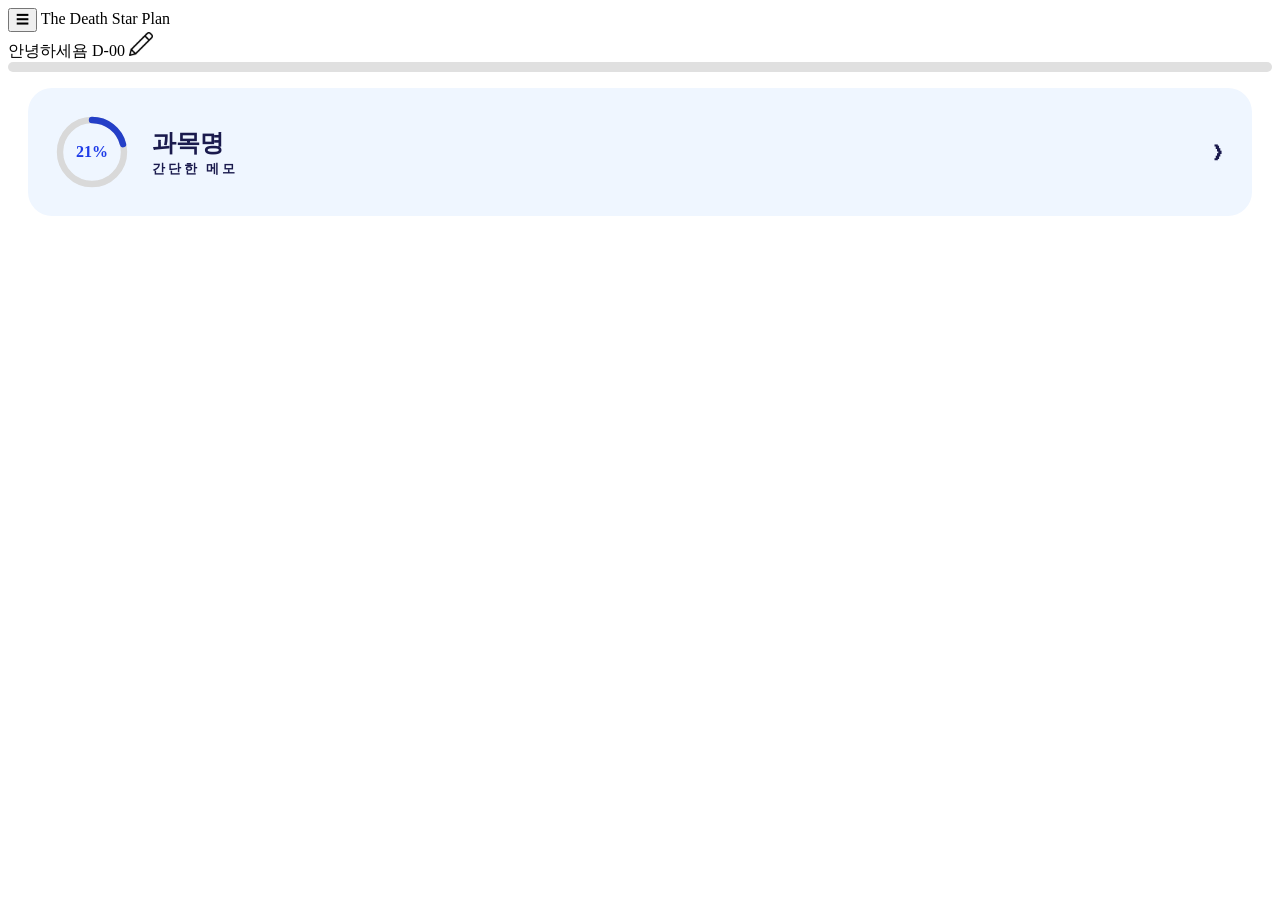
<file: dsplan.html>
<!DOCTYPE html>
<html lang="ko">
<head>
  <meta charset="UTF-8">
  <meta name="viewport" content="width=device-width, initial-scale=1.0">
  <link rel="stylesheet" href="style1.css">
  <link rel="icon" href="Asset/icons/fabicon.ico">
  <title>나의 할 일 - The Death Star Plan</title>
  <link rel="manifest" href="manifest.json">
</head>


<body>
  <div class="DS-app">
    <!-- Header -->
    <div class="DS-header">
      <button id="hamburger">☰</button>
      <span class="DS-header-title">The Death Star Plan</span>
    </div>

    <!-- main card-->
    <span class="DS-now-bigplan-title">안녕하세욤</span>
    <span class="DS-bigplan-dday">D-00</span>
    <img src=".\Asset\icons\pencil_icon.png" id="bigplan-edit-btn">

    <div class="progress-bar-track">
      <div class="DS-progress-bar-fill" style="width: 21%;"></div>  <!-- 주) 임의로 일단 21%넣음. 나중에 style 속성 삭제하기. -->
    </div>

    <!-- content -->
    <div class="DS-content">

    <div class="DS-subject-card">
        <div class="DS-subject-header">
            <div class="DS-progress">
                <svg viewBox="0 0 100 100">
                    <circle class="DS-progress-bg" cx="50" cy="50" r="40"></circle>
                    <circle class="DS-progress-fill" cx="50" cy="50" r="40"></circle>
                </svg>
                <span class="DS-progress-text">21%</span>
            </div>
            <div class="DS-subject-title-area">
                <h3 class="DS-subject-title">과목명</h3>
                <span class="DS-subject-sub">간단한 메모</span>
            </div>
            <button class="DS-expand-btn">❭</button>
        </div>
        <div class="DS-subject-body">
            <!-- 항목들 여기 들어감 -->
        </div>
    </div>

    </div>
  </div>

</body>

</html>
</file>
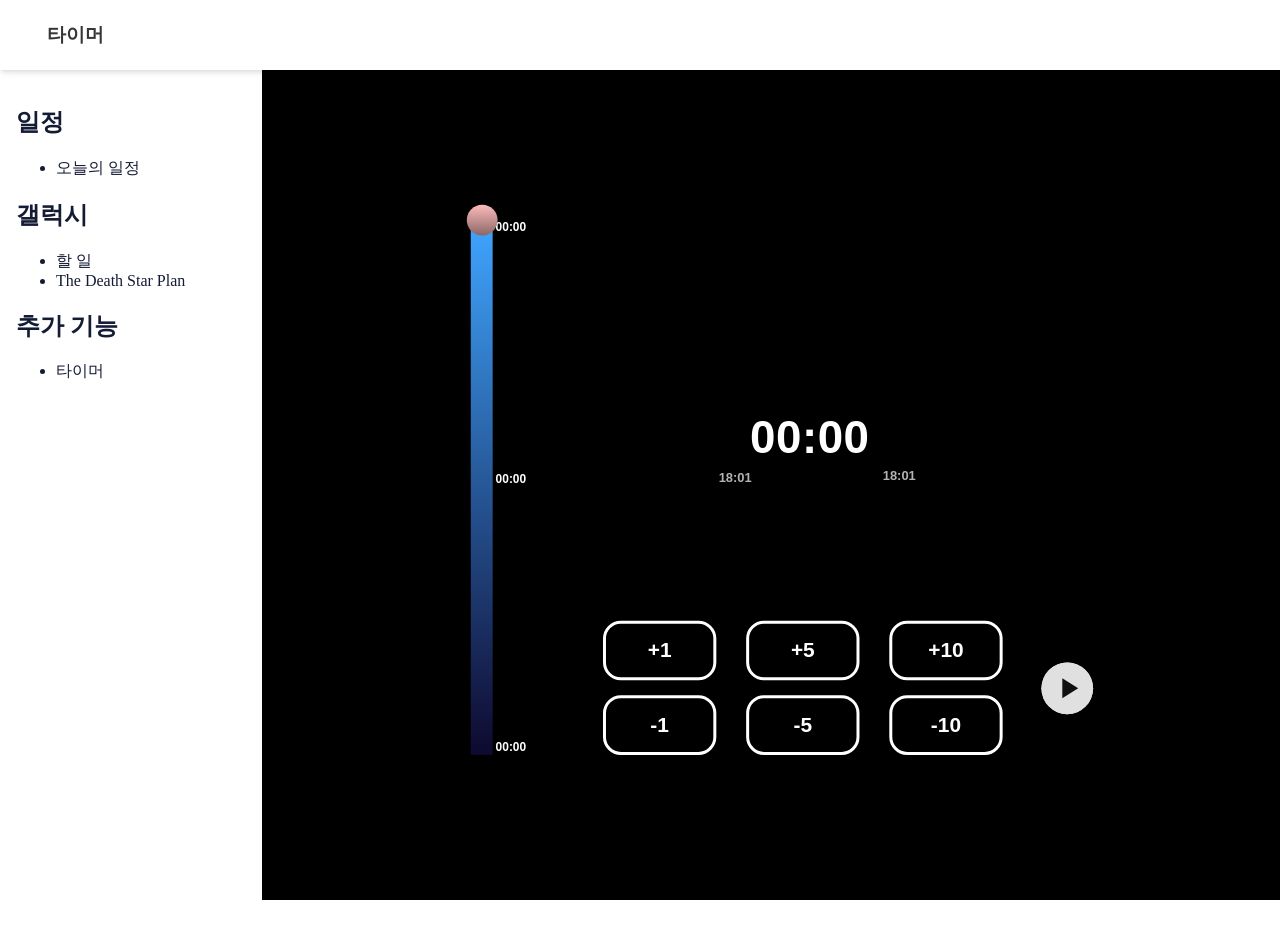
<file: timer.html>
<!DOCTYPE html>
<html lang="ko">
<head>
<meta charset="UTF-8">
<meta name="viewport" content="width=device-width, initial-scale=1, user-scalable=no">
<title>Timer</title>
<style>
/* ===== 사이드바·헤더: style.css(index.html)에서 그대로 복사 ===== */
html, body {
    margin: 0;
    padding: 0;
}


#overlay {
    position: fixed;
    inset: 0;
    background: rgba(0,0,0,0.4);

    opacity: 0;
    visibility: hidden;
    transition: opacity 0.3s;

    z-index: 890;
}

#overlay.open {
    opacity: 1;
    visibility: visible;
}

#sidebar {
    position: fixed;
    width: 230px;
    height: 100%;
    background: #ffffff;
    color: #141B34;
    padding: 16px;

    transform: translateX(-100%);
    transition: transform 0.3s;

    z-index: 900;

}

#sidebar.open {
    transform: translateX(0);
}

#mobile-header{
    position: sticky;
    top: 0;
    width: 100%;
    height: 70px;
    background: #ffffff;
    color: #363636;
    display: flex;
    gap: 15px;
    align-items: center;

    box-shadow: 0 4px 6px -1px rgba(0, 0, 0, 0.1), 
              0 2px 4px -1px rgba(0, 0, 0, 0.06);
    
    z-index: 1000;          
}

#hamburger{
    width: 50px;
    height: 50px;
    background-color: #ffffff;
    border: none;
    margin: 10px;
}



.clikable {
    cursor: pointer;
}
/* iPad 11" 이상 */
@media (min-width:820px){

    html, body {
    height: 100vh;
    margin: 0;
    overflow: hidden;
    }

    #app {
    display: flex;
    height: calc(100vh - 70px);
    }

    #mobile-header{
        position: sticky;
        top: 0;
        width: 100%;
        height: 70px;
        background: #ffffff;
        color: #363636;
        display: flex;
        gap: 15px;
        align-items: center;
        z-index: 1000;

        box-shadow: 0 4px 6px -1px rgba(0, 0, 0, 0.1), 
                    0 2px 4px -1px rgba(0, 0, 0, 0.06);          
    }

    #sidebar {
        position: sticky;
        width: 18vw;
        height: 100%;
        top: 0;
        left: 0;
        background: #ffffff;
        color: #141B34;
        padding: 16px;
        transform: translateX(0px);
        
        box-shadow: 4px 0 6px -1px rgba(0, 0, 0, 0.1), 
                    4px 0 4px -1px rgba(0, 0, 0, 0.06); 
    }

    #content{
        flex:1 ;
        overflow-y: auto ;
        width: 82vw;
        min-height: 0;
        padding: 0 0 50px 50px;
    }

    #hamburger{
        visibility: hidden;
        width: 0;
    }

    }

/* ===== 타이머 ===== */
  #content *{margin:0;padding:0;box-sizing:border-box;-webkit-tap-highlight-color:transparent}
  html,body{height:100%;overflow:hidden}
  #content{position:relative;height:calc(100dvh - 70px);overflow:hidden;background:#000;
    font-family:-apple-system,BlinkMacSystemFont,"SF Pro Display","Helvetica Neue",Arial,sans-serif}
  #content *{user-select:none;-webkit-user-select:none}
  @media (min-width:820px){ #content{padding:0;width:auto} }
  #stage{position:absolute;left:50%;top:50%;width:1024px;height:727px;transform-origin:center center;background:#000}

  /* 바 */
  #bar{position:absolute;left:210px;top:97px;width:22px;height:538px;
    background:linear-gradient(to bottom,#3FA5FF,#0E092F)}
  .scale{position:absolute;left:235px;color:#fff;font-size:12px;font-weight:700;line-height:1;transform:translateY(-50%)}
  #sTop{top:104px} #sMid{top:357px} #sBot{top:627px}

  /* 분홍 원 */
  #knob{position:absolute;left:206px;top:0;width:31px;height:31px;border-radius:50%;
    background:linear-gradient(to bottom,#FFBBBB,#8B6767);transform:translateY(-50%)}

  /* 가운데 */
  #remain{position:absolute;left:551px;top:315px;transform:translate(-50%,-50%);
    color:#fff;font-size:46px;font-weight:800;letter-spacing:0.5px;font-variant-numeric:tabular-nums}
  .clock{position:absolute;color:#B3B3B3;font-size:13px;font-weight:700;transform:translate(-50%,-50%);font-variant-numeric:tabular-nums}
  #startAt{left:476px;top:356px} #endAt{left:641px;top:354px}

  /* 버튼 */
  .add{position:absolute;top:575px;width:114px;height:60px;border:3px solid #fff;border-radius:18px;
    background:#000;color:#fff;font-size:21px;font-weight:700;cursor:pointer;font-family:inherit}
  .add:active{background:#1a1a1a}
  #a1,#m1{left:343px} #a5,#m5{left:487px} #a10,#m10{left:631px}
  #a1,#a5,#a10{top:500px}
  .minus{top:575px}

  /* 시작/정지 */
  #ctrl{position:absolute;left:784px;top:541.5px;width:52px;height:52px}
  /* 평소엔 틈 없는 원으로 덮기 */
  #ctrlFill{position:absolute;left:0;top:0;width:52px;height:52px;border-radius:50%;background:#E0E0E0;pointer-events:none;transition:opacity .12s}
  #ctrl.paused #ctrlFill{opacity:0}
  #topHalf{height:27px}

  /* ===== 모바일(세로) 레이아웃 ===== */
  #stage.mobile{width:430px;height:780px}
  .mobile #bar{left:40px;top:90px;height:600px}
  .mobile .scale{left:65px}
  .mobile #sTop{top:97px} .mobile #sMid{top:390px} .mobile #sBot{top:682px}
  .mobile #knob{left:36px}
  .mobile #remain{left:255px;top:290px}
  .mobile #startAt{left:185px;top:335px} .mobile #endAt{left:325px;top:335px}
  .mobile .add{width:92px;height:56px;font-size:20px}
  .mobile #a1,.mobile #m1{left:110px} .mobile #a5,.mobile #m5{left:214px} .mobile #a10,.mobile #m10{left:318px}
  .mobile #a1,.mobile #a5,.mobile #a10{top:566px}
  .mobile .minus{top:634px}
  .mobile #ctrl{left:229px;top:470px}
  .half{position:absolute;left:0;width:52px;height:26px;background:#E0E0E0;cursor:pointer;
    transition:transform .35s cubic-bezier(.34,1.56,.64,1)}
  #topHalf{top:0;border-radius:26px 26px 0 0}
  #botHalf{top:26px;border-radius:0 0 26px 26px}
  #ctrl.paused #topHalf{transform:translateY(-6px)}
  #ctrl.paused #botHalf{transform:translateY(6px)}
  #playIcon{position:absolute;left:21px;top:16px;width:0;height:0;pointer-events:none;
    border-top:10px solid transparent;border-bottom:10px solid transparent;border-left:16px solid #111;transition:opacity .2s}
  #ctrl.paused #playIcon{opacity:0}
  .mini{position:absolute;pointer-events:none;opacity:0;transition:opacity .25s,transform .35s cubic-bezier(.34,1.56,.64,1)}
  #ctrl.paused .mini{opacity:1}
  #miniPlay{left:22px;top:8px;width:0;height:0;border-top:6px solid transparent;border-bottom:6px solid transparent;border-left:10px solid #111}
  #ctrl.paused #miniPlay{transform:translateY(-6px)}
  #miniReset{left:20px;top:31px;width:12px;height:12px;border-radius:2px;background:#111}
  #ctrl.paused #miniReset{transform:translateY(6px)}
</style>
</head>
<body>
<header id="mobile-header">
        <button id="hamburger">☰</button>
        <h3>타이머</h3>
    </header>

    <div id="app">

        <!-- 사이드바 -->
        <div id="overlay"></div>

        <aside id="sidebar">
            <h2 class="sidebar-menu">일정</h2>
            <nav>
                <ul>
                    <li id="nav-today" class="sidebar-menu clikable">오늘의 일정</li>
                </ul>
            </nav>
            <h2 class="sidebar-menu">갤럭시</h2>
            <nav>
                <ul>
                    <li id="nav-list" class="sidebar-menu clikable">할 일</li>
                    <li id="DSplan"class="sidebar-menu clikable">The Death Star Plan</li>
                </ul>
            </nav>
            <h2 class="sidebar-menu">추가 기능</h2>
            <nav>
                <ul>
                    <li id="nav-timer" class="sidebar-menu clikable">타이머</li>
                </ul>
            </nav>
        </aside>

        <main id="content">
<div id="stage">
  <div id="bar"></div>
  <div class="scale" id="sTop">00:00</div>
  <div class="scale" id="sMid">00:00</div>
  <div class="scale" id="sBot">00:00</div>
  <div id="knob"></div>

  <div id="remain">00:00</div>
  <div class="clock" id="startAt">--:--</div>
  <div class="clock" id="endAt">--:--</div>

  <button class="add" id="a1" data-m="1">+1</button>
  <button class="add" id="a5" data-m="5">+5</button>
  <button class="add" id="a10" data-m="10">+10</button>
  <button class="add minus" id="m1" data-m="-1">-1</button>
  <button class="add minus" id="m5" data-m="-5">-5</button>
  <button class="add minus" id="m10" data-m="-10">-10</button>

  <div id="ctrl">
    <div class="half" id="topHalf"></div>
    <div class="half" id="botHalf"></div>
    <div id="ctrlFill"></div>
    <div id="playIcon"></div>
    <div class="mini" id="miniPlay"></div>
    <div class="mini" id="miniReset"></div>
  </div>
</div>
        </main>
    </div>

<script>
// ===== 사이드바 (index.html과 동일 동작) =====
const sidebar=document.getElementById("sidebar"), overlay=document.getElementById("overlay");
document.getElementById("hamburger").addEventListener("click",()=>{sidebar.classList.toggle("open");overlay.classList.toggle("open");});
overlay.addEventListener("click",()=>{sidebar.classList.remove("open");overlay.classList.remove("open");});
document.getElementById("nav-today").addEventListener("click",()=>{location.href="index.html?view=today";});
document.getElementById("nav-list").addEventListener("click",()=>{location.href="index.html?view=list";});
document.getElementById("DSplan").addEventListener("click",()=>{location.href="dsplan.html";});
document.getElementById("nav-timer").addEventListener("click",()=>{sidebar.classList.remove("open");overlay.classList.remove("open");});

// ===== 화면 비율 유지하며 맞추기 (타이머 영역 기준) =====
const stage=document.getElementById('stage');
function fit(){const c=document.getElementById('content');const cw=c.clientWidth,ch=c.clientHeight;const m=cw/ch<0.85;stage.classList.toggle('mobile',m);
  const W=m?430:1024,H=m?780:727;const s=Math.min(cw/W,ch/H);stage.style.transform=`translate(-50%,-50%) scale(${s})`;}
addEventListener('resize',fit);fit();

// ===== 상태 =====
let BAR_TOP=97, BAR_H=538;
let state='idle';        // idle | running | paused | alarm
let totalMs=0;           // 바 스케일 = 설정한 전체 시간
let remainMs=0;          // 남은 시간 (일시정지/대기 시)
let endTime=0;           // 실행 중 종료 시각(ms)
let startClock=null;     // 시작 시각(Date)

const $=id=>document.getElementById(id);
const pad=n=>String(n).padStart(2,'0');
const mmss=ms=>{const s=Math.max(0,Math.ceil(ms/1000));return pad(Math.floor(s/60))+':'+pad(s%60);};
const hhmm=d=>pad(d.getHours())+':'+pad(d.getMinutes());

function getRemain(){return state==='running'?Math.max(0,endTime-Date.now()):remainMs;}

// ===== +1 / +5 / +10 =====
document.querySelectorAll('.add').forEach(b=>b.addEventListener('click',()=>{
  const add=+b.dataset.m*60000;
  if(state==='alarm'){ if(add<0) return; resetAll(); }
  if(add>0){
    totalMs+=add;
    if(state==='running') endTime+=add; else remainMs+=add;
  }else{
    // 빼기: 남은 시간은 0 아래로 내려가지 않음
    const r=getRemain();
    const cut=Math.min(-add,r);
    if(state==='running') endTime-=cut; else remainMs-=cut;
    totalMs=Math.max(totalMs-cut,getRemain());
    if(state!=='running'&&remainMs<=0) resetAll();
  }
}));

// ===== 시작/정지 =====
$('topHalf').addEventListener('click',onTop);
$('botHalf').addEventListener('click',onBot);
function onTop(){
  if(state==='paused'){resume();}
  else onMain();
}
function onBot(){
  if(state==='paused'){resetAll();}
  else onMain();
}
function onMain(){
  if(state==='idle'){
    if(remainMs<=0) return;
    unlockAudio();
    startClock=new Date();
    endTime=Date.now()+remainMs;state='running';
  }else if(state==='running'){
    remainMs=Math.max(0,endTime-Date.now());state='paused';$('ctrl').classList.add('paused');
  }else if(state==='alarm'){resetAll();}
}
function resume(){endTime=Date.now()+remainMs;state='running';$('ctrl').classList.remove('paused');}
function resetAll(){stopAlarm();state='idle';totalMs=0;remainMs=0;startClock=null;$('ctrl').classList.remove('paused');}

// ===== 알람 (Web Audio) =====
let actx=null, alarmTimer=null, alarmEndTimeout=null;
// ── 알람 음악 (레포의 Asset/sounds/alarm.mp3) ──
const ALARM_SRC='Asset/sounds/alarm.mp3';
const alarmAudio=new Audio(ALARM_SRC);
// ── 페이드인 설정 ──
const FADE_SEC=10;     // 최대 볼륨까지 걸리는 시간(초)
const START_VOL=0.02;  // 시작 볼륨 (지수 램프는 0에서 시작 불가)
let alarmGain=null, fadeTimer=null;
function setupGain(){
  if(alarmGain||!actx) return;
  try{const src=actx.createMediaElementSource(alarmAudio);
    alarmGain=actx.createGain(); src.connect(alarmGain).connect(actx.destination);}catch(e){alarmGain=null;}
}
function fadeIn(){
  if(alarmGain){
    const g=alarmGain.gain,t=actx.currentTime;
    g.cancelScheduledValues(t); g.setValueAtTime(START_VOL,t);
    g.exponentialRampToValueAtTime(1,t+FADE_SEC);
  }else{
    clearInterval(fadeTimer); alarmAudio.volume=START_VOL;
    const t0=performance.now();
    fadeTimer=setInterval(()=>{const p=Math.min(1,(performance.now()-t0)/(FADE_SEC*1000));
      alarmAudio.volume=START_VOL+(1-START_VOL)*p*p; if(p>=1)clearInterval(fadeTimer);},50);
  }
}
alarmAudio.loop=true; alarmAudio.preload='auto';
let mp3Ok=true; alarmAudio.addEventListener('error',()=>{mp3Ok=false;});
let audioUnlocked=false;
function unlockAudio(){
  // 모바일: 사용자 터치 순간에 한 번 재생→정지해 두어야 나중에 자동 재생이 허용됨
  if(!audioUnlocked){audioUnlocked=true;alarmAudio.muted=true;
    alarmAudio.play().then(()=>{alarmAudio.pause();alarmAudio.currentTime=0;alarmAudio.muted=false;})
      .catch(()=>{alarmAudio.muted=false;});}
  if(!actx){try{actx=new (window.AudioContext||window.webkitAudioContext)();}catch(e){}} if(actx&&actx.state==='suspended')actx.resume(); setupGain();}
function beep(t,f){const o=actx.createOscillator(),g=actx.createGain();o.type='sine';o.frequency.value=f;
  g.gain.setValueAtTime(0,t);g.gain.linearRampToValueAtTime(0.35,t+0.01);g.gain.exponentialRampToValueAtTime(0.001,t+0.18);
  o.connect(g).connect(actx.destination);o.start(t);o.stop(t+0.2);}
function startAlarm(){
  state='alarm';remainMs=0;
  if(navigator.vibrate) navigator.vibrate([300,150,300,150,300]);
  if(mp3Ok){
    alarmAudio.currentTime=0;
    fadeIn();
    alarmAudio.play().then(()=>{alarmEndTimeout=setTimeout(stopAlarm,60000);})
      .catch(()=>{mp3Ok=false;beepAlarm();});
    return;
  }
  beepAlarm();
}
function beepAlarm(){
  if(!actx) return;
  const ring=()=>{const t=actx.currentTime;[0,0.22,0.44,0.66].forEach(d=>beep(t+d,880));};
  ring();alarmTimer=setInterval(ring,1200);
  alarmEndTimeout=setTimeout(stopAlarm,15000);
}
function stopAlarm(){alarmAudio.pause();alarmAudio.currentTime=0;clearInterval(fadeTimer);if(alarmGain)alarmGain.gain.cancelScheduledValues(actx.currentTime);clearInterval(alarmTimer);clearTimeout(alarmEndTimeout);alarmTimer=null;}

// ===== 원: 물에 뜬 듯한 스프링 모션 =====
let kY=BAR_TOP, kV=0, lastT=performance.now();
const K=30, C=9; // 강성, 감쇠 (감쇠↑ → 바운스 줄임)

function loop(now){
  const dt=Math.min(0.05,(now-lastT)/1000);lastT=now;
  const bar=$('bar');
  if(bar.offsetTop!==BAR_TOP||bar.offsetHeight!==BAR_H){ // 레이아웃 전환 시 원 위치 맞추기
    const rel=(kY-BAR_TOP)/BAR_H;BAR_TOP=bar.offsetTop;BAR_H=bar.offsetHeight;kY=BAR_TOP+rel*BAR_H;kV=0;}
  let r=getRemain();
  if(state==='running'&&r<=0){startAlarm();r=0;}

  // 목표 위치
  let ratio=(state==='idle'||totalMs<=0)?0:Math.min(1,r/totalMs);
  const target=BAR_TOP+BAR_H*ratio;

  // 스프링 적분 (반복 소분할로 안정화)
  const steps=4,h=dt/steps;
  for(let i=0;i<steps;i++){const a=-K*(kY-target)-C*kV;kV+=a*h;kY+=kV*h;}
  // 아주 미세한 둥실거림
  const bob=(state==='running'||state==='paused')?Math.sin(now/650)*0.6:0;
  const y=kY+bob;
  $('knob').style.top=y+'px';

  // 텍스트
  $('remain').textContent=mmss(r);
  $('sTop').textContent='00:00';
  $('sMid').textContent=mmss(totalMs/2);
  $('sBot').textContent=mmss(totalMs);

  const nowD=new Date();
  const st=startClock||nowD;
  const en=state==='running'?new Date(endTime):new Date(nowD.getTime()+r);
  $('startAt').textContent=hhmm(st);
  $('endAt').textContent=hhmm(en);

  requestAnimationFrame(loop);
}
requestAnimationFrame(loop);
</script>
</body>
</html>
</file>
<file: style1.css>
.progress-bar-track {
    width: 100%;
    height: 10px;
    background: #e0e0e0;
    border-radius: 20px;
    overflow: hidden;
}

.progress-bar-fill {
    height: 100%;
    background: #243fc7;
    border-radius: 20px;
    transition: width 0.3s;
}

.now-bigplan-title{
    font-size: 24pt;
    font-weight: bold;
    margin: 30px 50px 30px 0px;
}

.bigplan-dday{
    font-size: 15px;
    color: #474747;
    border: #474747;
    border-radius: 10%;
    margin: 30px 20px 20px 0px;
}

#bigplan-edit-btn{
    width: 24px;
    height: 24px;
}

.DS-subject-card {
    background: #ff0c0c;
    border-radius: 24px;
    margin: 16px 20px;
    overflow: hidden;
}

.DS-subject-header {
    display: flex;
    align-items: center;
    gap: 20px;
    padding: 24px;
    background: #eff6ff;
    cursor: pointer;
}

.DS-progress {
    position: relative;
    width: 80px;
    height: 80px;
    flex-shrink: 0;
}

.DS-progress svg {
    width: 100%;
    height: 100%;
    transform: rotate(-90deg);
}

.DS-progress circle {
    fill: none;
    stroke-width: 8;
}

.DS-progress-bg {
    stroke: #d9d9d9;
}

.DS-progress-fill {
    stroke: #243fc7;
    stroke-linecap: round;
    stroke-dasharray: 251.2;
    stroke-dashoffset: 198.4;
    transition: stroke-dashoffset 0.3s;
}

.DS-progress-text {
    position: absolute;
    top: 50%;
    left: 50%;
    transform: translate(-50%, -50%);
    font-weight: 700;
    font-size: 16px;
    color: #1e3ce8;
}

.DS-subject-title-area {
    flex: 1;
}

.DS-subject-title {
    margin: 0;
    font-size: 24px;
    font-weight: 800;
    color: #1a1a4d;
}

.DS-subject-sub {
    font-size: 13px;
    font-weight: 600;
    letter-spacing: 3px;
    color: #1a1a4d;
}

.DS-expand-btn {
    background: none;
    border: none;
    font-size: 20px;
    font-weight: bolder;
    color: #1a1a4d;
    cursor: pointer;
    transition: transform 0.2s;
}

.DS-expand-btn.open {
    transform: rotate(180deg);
}

.DS-subject-body {
    max-height: 0;
    overflow: hidden;
    transition: max-height 0.3s ease;
    background: #c9d4ff;
}

.DS-subject-body.open {
    max-height: 1000px;
    padding: 20px 24px;
}
</file>
